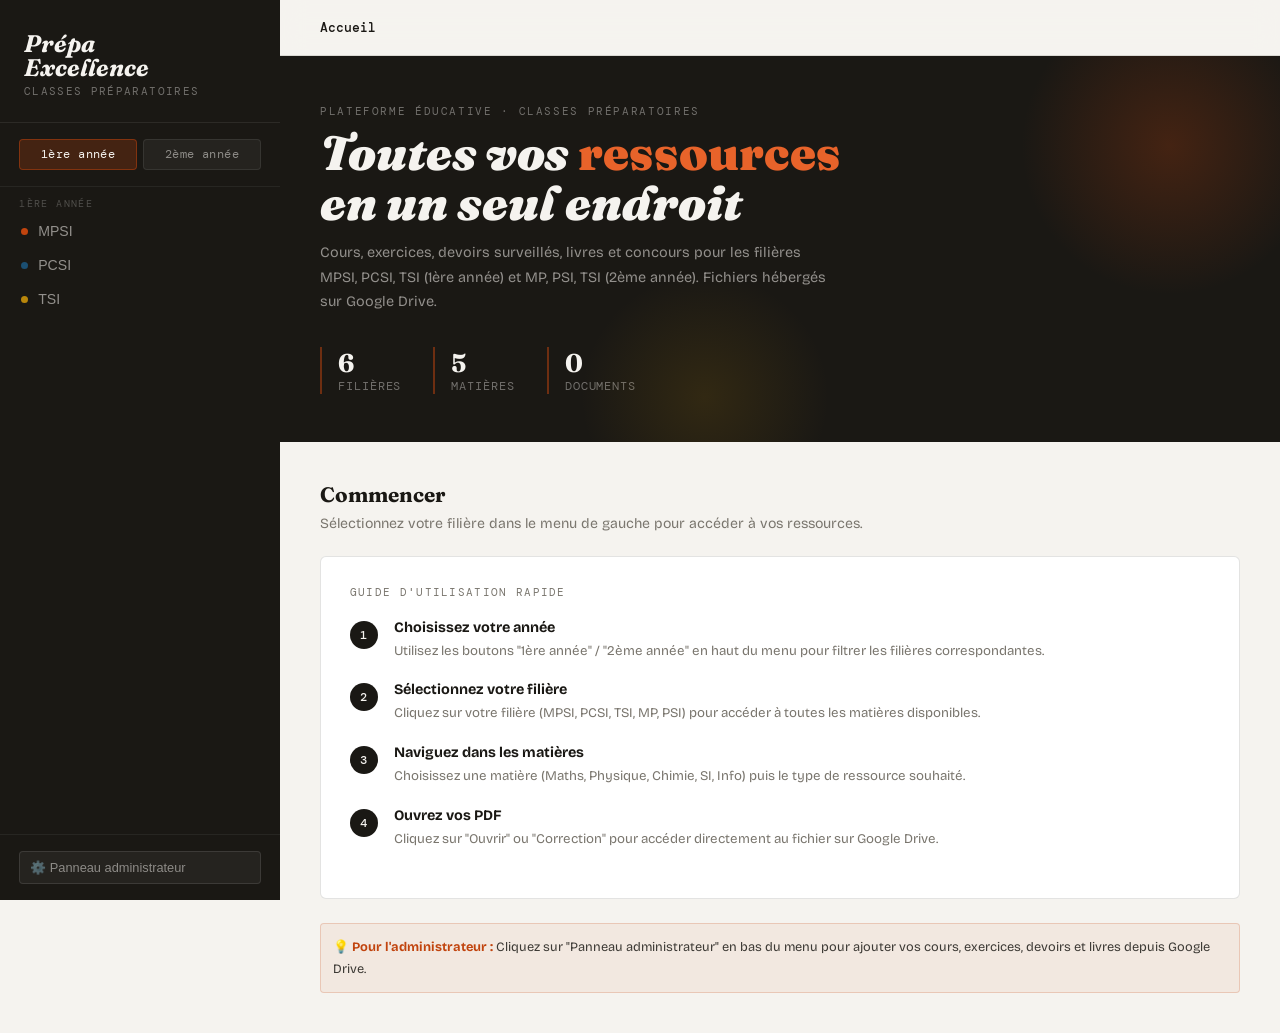
<file: index.html.html>
<!DOCTYPE html>
<html lang="fr">
<head>
<meta charset="UTF-8">
<meta name="viewport" content="width=device-width, initial-scale=1.0">
<title>Prépa Excellence — Cours & Ressources</title>
<link href="https://fonts.googleapis.com/css2?family=Fraunces:ital,wght@0,300;0,500;0,700;0,900;1,300;1,700&family=DM+Mono:wght@400;500&family=Bricolage+Grotesque:wght@300;400;500;600;700&display=swap" rel="stylesheet">
<style>
:root {
  --bg: #f5f3ef;
  --bg2: #ede9e2;
  --bg3: #e2ddd5;
  --ink: #1a1814;
  --ink2: #3d3a35;
  --ink3: #7a766e;
  --accent: #c1440e;
  --accent2: #e8632a;
  --gold: #b8860b;
  --green: #2d6a4f;
  --blue: #1b4f72;
  --purple: #4a235a;
  --border: rgba(26,24,20,0.12);
  --border2: rgba(26,24,20,0.22);
  --r: 6px;
  --shadow: 0 2px 16px rgba(26,24,20,0.08);
  --shadow2: 0 8px 40px rgba(26,24,20,0.14);
}

* { margin:0; padding:0; box-sizing:border-box; }
html { scroll-behavior: smooth; }
body { background:var(--bg); color:var(--ink); font-family:'Bricolage Grotesque',sans-serif; min-height:100vh; }

/* SCROLLBAR */
::-webkit-scrollbar { width:5px; }
::-webkit-scrollbar-track { background:var(--bg2); }
::-webkit-scrollbar-thumb { background:var(--bg3); border-radius:3px; }

/* ── LAYOUT ── */
.app { display:grid; grid-template-columns:280px 1fr; min-height:100vh; }

/* ── SIDEBAR ── */
.sidebar {
  background: var(--ink);
  color: #f5f3ef;
  display: flex;
  flex-direction: column;
  position: sticky;
  top: 0;
  height: 100vh;
  overflow-y: auto;
  z-index: 10;
}
.sidebar-logo {
  padding: 2rem 1.5rem 1.5rem;
  border-bottom: 1px solid rgba(255,255,255,0.08);
}
.logo-title {
  font-family:'Fraunces',serif;
  font-size:1.5rem;
  font-weight:700;
  font-style:italic;
  color:#f5f3ef;
  line-height:1;
}
.logo-sub {
  font-size:0.7rem;
  color:rgba(245,243,239,0.4);
  letter-spacing:.12em;
  text-transform:uppercase;
  margin-top:4px;
  font-family:'DM Mono',monospace;
}

/* YEAR TABS */
.year-tabs {
  display:grid;
  grid-template-columns:1fr 1fr;
  gap:6px;
  padding:1rem 1.2rem;
  border-bottom:1px solid rgba(255,255,255,0.06);
}
.year-tab {
  background:rgba(255,255,255,0.05);
  border:1px solid rgba(255,255,255,0.08);
  color:rgba(245,243,239,0.5);
  padding:7px;
  border-radius:4px;
  font-family:'DM Mono',monospace;
  font-size:0.72rem;
  cursor:pointer;
  transition:.2s;
  text-align:center;
  letter-spacing:.04em;
}
.year-tab.active, .year-tab:hover { background:rgba(193,68,14,0.25); border-color:rgba(193,68,14,0.5); color:#f5f3ef; }

/* FILIERE */
.nav-section {
  padding: .6rem 1.2rem .3rem;
  font-size:0.62rem;
  text-transform:uppercase;
  letter-spacing:.14em;
  color:rgba(245,243,239,0.25);
  font-family:'DM Mono',monospace;
}
.filiere-btn {
  display:flex;
  align-items:center;
  gap:10px;
  padding: 9px 1.2rem;
  color:rgba(245,243,239,0.55);
  cursor:pointer;
  transition:.18s;
  border-left:2px solid transparent;
  font-size:0.88rem;
  font-weight:500;
  background:none;
  border-top:none;
  border-right:none;
  border-bottom:none;
  width:100%;
  text-align:left;
}
.filiere-btn:hover { color:#f5f3ef; background:rgba(255,255,255,0.04); }
.filiere-btn.active { color:#f5f3ef; border-left-color:var(--accent); background:rgba(193,68,14,0.1); }
.filiere-dot { width:7px; height:7px; border-radius:50%; flex-shrink:0; }
.dot-mp{background:#c1440e;} .dot-psi{background:#2d6a4f;} .dot-tsi{background:#b8860b;} .dot-mpsi{background:#c1440e;} .dot-pcsi{background:#1b4f72;} .dot-tsi1{background:#b8860b;}

/* SIDEBAR BOTTOM */
.sidebar-footer {
  margin-top:auto;
  padding:1rem 1.2rem;
  border-top:1px solid rgba(255,255,255,0.06);
}
.admin-link {
  display:flex;
  align-items:center;
  gap:8px;
  padding:8px 10px;
  background:rgba(255,255,255,0.05);
  border:1px solid rgba(255,255,255,0.1);
  border-radius:4px;
  color:rgba(245,243,239,0.5);
  cursor:pointer;
  font-size:0.8rem;
  transition:.2s;
  width:100%;
  text-align:left;
}
.admin-link:hover { color:#f5f3ef; background:rgba(255,255,255,0.08); }

/* ── MAIN ── */
.main { overflow-y:auto; }

/* TOPBAR */
.topbar {
  position:sticky;
  top:0;
  z-index:5;
  background:rgba(245,243,239,0.92);
  backdrop-filter:blur(12px);
  border-bottom:1px solid var(--border);
  padding: 0 2.5rem;
  height:56px;
  display:flex;
  align-items:center;
  justify-content:space-between;
}
.breadcrumb { display:flex; align-items:center; gap:6px; font-size:0.82rem; color:var(--ink3); font-family:'DM Mono',monospace; }
.breadcrumb span { color:var(--ink); font-weight:500; }
.breadcrumb .sep { opacity:.4; }

/* HERO BANNER */
.hero-banner {
  background:var(--ink);
  color:#f5f3ef;
  padding:3rem 2.5rem;
  position:relative;
  overflow:hidden;
}
.hero-banner::before {
  content:'';
  position:absolute;
  top:-60px; right:-40px;
  width:300px; height:300px;
  background:radial-gradient(circle, rgba(193,68,14,0.25), transparent 70%);
}
.hero-banner::after {
  content:'';
  position:absolute;
  bottom:-80px; left:30%;
  width:250px; height:250px;
  background:radial-gradient(circle, rgba(184,134,11,0.15), transparent 70%);
}
.hb-label {
  font-family:'DM Mono',monospace;
  font-size:0.68rem;
  letter-spacing:.15em;
  text-transform:uppercase;
  color:rgba(245,243,239,0.4);
  margin-bottom:.6rem;
}
.hb-title {
  font-family:'Fraunces',serif;
  font-size:clamp(2rem,4vw,3rem);
  font-weight:900;
  font-style:italic;
  line-height:1.05;
  margin-bottom:.8rem;
}
.hb-title em { color:var(--accent2); font-style:normal; }
.hb-desc { color:rgba(245,243,239,0.55); font-size:0.9rem; max-width:520px; line-height:1.7; }
.hb-stats {
  display:flex;
  gap:2rem;
  margin-top:2rem;
}
.hb-stat { border-left:2px solid rgba(193,68,14,0.5); padding-left:1rem; }
.hb-stat-n { font-family:'Fraunces',serif; font-size:1.6rem; font-weight:700; color:#f5f3ef; }
.hb-stat-l { font-size:0.72rem; color:rgba(245,243,239,0.4); text-transform:uppercase; letter-spacing:.08em; font-family:'DM Mono',monospace; }

/* FILIERE OVERVIEW */
.overview { padding:2.5rem; }
.filiere-header {
  display:flex;
  align-items:center;
  gap:14px;
  margin-bottom:2rem;
}
.filiere-badge {
  font-family:'Fraunces',serif;
  font-size:2.2rem;
  font-weight:900;
  font-style:italic;
  background:var(--ink);
  color:#f5f3ef;
  padding:4px 16px;
  border-radius:4px;
}
.filiere-info h2 { font-family:'Fraunces',serif; font-size:1.4rem; font-weight:700; }
.filiere-info p { font-size:0.82rem; color:var(--ink3); margin-top:2px; }

/* MATIERE TABS */
.matiere-tabs {
  display:flex;
  gap:6px;
  margin-bottom:2rem;
  flex-wrap:wrap;
  border-bottom:2px solid var(--border);
  padding-bottom:0;
}
.mat-tab {
  padding:8px 18px;
  border:none;
  background:none;
  font-family:'Bricolage Grotesque',sans-serif;
  font-size:0.85rem;
  font-weight:600;
  color:var(--ink3);
  cursor:pointer;
  border-bottom:2px solid transparent;
  margin-bottom:-2px;
  transition:.2s;
}
.mat-tab.active { color:var(--accent); border-bottom-color:var(--accent); }
.mat-tab:hover { color:var(--ink); }

/* CONTENT TABS */
.content-tabs {
  display:flex;
  gap:8px;
  margin-bottom:1.8rem;
  flex-wrap:wrap;
}
.ct-tab {
  padding:8px 20px;
  border:1.5px solid var(--border2);
  border-radius:100px;
  background:none;
  font-family:'Bricolage Grotesque',sans-serif;
  font-size:0.82rem;
  font-weight:500;
  color:var(--ink3);
  cursor:pointer;
  transition:.18s;
}
.ct-tab.active { background:var(--ink); color:#f5f3ef; border-color:var(--ink); }
.ct-tab:hover:not(.active) { border-color:var(--ink); color:var(--ink); }

/* SECTION LABEL */
.sem-label {
  font-family:'DM Mono',monospace;
  font-size:0.68rem;
  text-transform:uppercase;
  letter-spacing:.12em;
  color:var(--ink3);
  margin-bottom:1rem;
  padding-bottom:.5rem;
  border-bottom:1px solid var(--border);
}

/* COURS LIST */
.cours-section { margin-bottom:2rem; }
.cours-row {
  border:1.5px solid var(--border);
  border-radius:var(--r);
  margin-bottom:8px;
  overflow:hidden;
  transition:.2s;
}
.cours-row:hover { border-color:var(--border2); box-shadow:var(--shadow); }
.cours-header {
  display:flex;
  align-items:center;
  justify-content:space-between;
  padding:12px 16px;
  cursor:pointer;
  background:white;
  gap:12px;
}
.cours-header:hover { background:var(--bg2); }
.ch-left { display:flex; align-items:center; gap:12px; flex:1; min-width:0; }
.ch-num {
  font-family:'DM Mono',monospace;
  font-size:0.7rem;
  color:var(--ink3);
  min-width:28px;
  flex-shrink:0;
}
.ch-title { font-weight:600; font-size:0.9rem; white-space:nowrap; overflow:hidden; text-overflow:ellipsis; }
.ch-arrow {
  font-size:0.8rem;
  color:var(--ink3);
  transition:transform .2s;
  flex-shrink:0;
}
.cours-row.open .ch-arrow { transform:rotate(90deg); }
.cours-body {
  display:none;
  padding:10px 16px 14px 56px;
  background:var(--bg2);
  border-top:1px solid var(--border);
  gap:8px;
  flex-direction:column;
}
.cours-row.open .cours-body { display:flex; }
.pdf-btn {
  display:inline-flex;
  align-items:center;
  gap:8px;
  padding:8px 16px;
  border-radius:4px;
  border:1.5px solid var(--border2);
  background:white;
  color:var(--ink);
  font-size:0.82rem;
  font-weight:500;
  cursor:pointer;
  transition:.18s;
  text-decoration:none;
  width:fit-content;
}
.pdf-btn:hover { background:var(--ink); color:white; border-color:var(--ink); }
.pdf-btn.correction { border-color:rgba(193,68,14,0.3); color:var(--accent); }
.pdf-btn.correction:hover { background:var(--accent); color:white; border-color:var(--accent); }
.pdf-icon { font-size:1rem; }
.pdf-pair { display:flex; gap:8px; flex-wrap:wrap; }

/* DEVOIR / LIVRE GRID */
.docs-grid {
  display:grid;
  grid-template-columns:repeat(auto-fill, minmax(220px, 1fr));
  gap:12px;
  margin-bottom:1.5rem;
}
.doc-card {
  background:white;
  border:1.5px solid var(--border);
  border-radius:var(--r);
  padding:1.2rem;
  cursor:pointer;
  transition:.2s;
  display:flex;
  flex-direction:column;
  gap:8px;
}
.doc-card:hover { border-color:var(--border2); box-shadow:var(--shadow); transform:translateY(-2px); }
.doc-card-icon { font-size:1.8rem; }
.doc-card-title { font-weight:600; font-size:0.88rem; line-height:1.3; }
.doc-card-sub { font-size:0.75rem; color:var(--ink3); font-family:'DM Mono',monospace; }
.doc-card-btns { display:flex; gap:6px; margin-top:4px; flex-wrap:wrap; }
.doc-mini-btn {
  padding:5px 12px;
  border-radius:3px;
  border:1.5px solid var(--border2);
  background:none;
  font-size:0.75rem;
  font-weight:600;
  cursor:pointer;
  transition:.18s;
  font-family:'Bricolage Grotesque',sans-serif;
}
.doc-mini-btn:hover { background:var(--ink); color:white; border-color:var(--ink); }
.doc-mini-btn.corr { border-color:rgba(193,68,14,0.3); color:var(--accent); }
.doc-mini-btn.corr:hover { background:var(--accent); color:white; border-color:var(--accent); }

/* EMPTY STATE */
.empty-state {
  text-align:center;
  padding:4rem 2rem;
  color:var(--ink3);
}
.empty-state .es-icon { font-size:3rem; margin-bottom:1rem; opacity:.4; }
.empty-state p { font-size:0.9rem; line-height:1.7; }

/* ADMIN PANEL */
.admin-overlay {
  position:fixed;
  inset:0;
  background:rgba(26,24,20,0.6);
  backdrop-filter:blur(4px);
  z-index:100;
  display:none;
  align-items:center;
  justify-content:center;
}
.admin-overlay.open { display:flex; }
.admin-modal {
  background:var(--bg);
  border:1.5px solid var(--border2);
  border-radius:10px;
  width:min(700px, 95vw);
  max-height:90vh;
  overflow-y:auto;
  box-shadow:var(--shadow2);
}
.admin-modal-header {
  display:flex;
  align-items:center;
  justify-content:space-between;
  padding:1.5rem 2rem;
  border-bottom:1.5px solid var(--border);
  background:var(--ink);
  color:#f5f3ef;
  border-radius:8px 8px 0 0;
}
.admin-modal-header h3 { font-family:'Fraunces',serif; font-size:1.2rem; font-weight:700; font-style:italic; }
.close-btn { background:none; border:none; color:rgba(245,243,239,0.5); font-size:1.2rem; cursor:pointer; }
.close-btn:hover { color:#f5f3ef; }
.admin-body { padding:2rem; }
.admin-tabs2 { display:flex; gap:6px; margin-bottom:1.5rem; border-bottom:2px solid var(--border); padding-bottom:0; }
.at2 { padding:8px 16px; border:none; background:none; font-family:'Bricolage Grotesque',sans-serif; font-size:0.82rem; font-weight:600; color:var(--ink3); cursor:pointer; border-bottom:2px solid transparent; margin-bottom:-2px; }
.at2.active { color:var(--accent); border-bottom-color:var(--accent); }
.admin-form { display:flex; flex-direction:column; gap:14px; }
.fg { display:flex; flex-direction:column; gap:5px; }
.fg label { font-size:0.78rem; font-weight:600; color:var(--ink3); text-transform:uppercase; letter-spacing:.06em; font-family:'DM Mono',monospace; }
.fg input, .fg select, .fg textarea {
  background:white;
  border:1.5px solid var(--border2);
  border-radius:4px;
  padding:9px 12px;
  font-family:'Bricolage Grotesque',sans-serif;
  font-size:0.88rem;
  color:var(--ink);
  outline:none;
  transition:.18s;
}
.fg input:focus, .fg select:focus, .fg textarea:focus { border-color:var(--accent); }
.fg select option { background:white; }
.fg textarea { resize:vertical; min-height:70px; }
.form-row2 { display:grid; grid-template-columns:1fr 1fr; gap:12px; }
.drive-tip {
  background:rgba(193,68,14,0.06);
  border:1px solid rgba(193,68,14,0.2);
  border-radius:4px;
  padding:12px;
  font-size:0.8rem;
  color:var(--ink2);
  line-height:1.7;
}
.drive-tip strong { color:var(--accent); }
.form-actions { display:flex; gap:10px; align-items:center; margin-top:.5rem; }
.btn-add {
  background:var(--ink);
  color:#f5f3ef;
  border:none;
  padding:10px 24px;
  border-radius:4px;
  font-family:'Bricolage Grotesque',sans-serif;
  font-size:0.88rem;
  font-weight:600;
  cursor:pointer;
  transition:.2s;
}
.btn-add:hover { background:var(--accent); }
.ok-msg { font-size:0.82rem; color:var(--green); font-weight:600; display:none; }
.ok-msg.show { display:block; }

/* CONCOURS */
.concours-grid {
  display:grid;
  grid-template-columns:repeat(auto-fill, minmax(250px, 1fr));
  gap:14px;
}
.concours-card {
  background:white;
  border:1.5px solid var(--border);
  border-radius:var(--r);
  padding:1.4rem;
  transition:.2s;
}
.concours-card:hover { border-color:var(--border2); box-shadow:var(--shadow); }
.cc-year { font-family:'DM Mono',monospace; font-size:0.68rem; color:var(--ink3); letter-spacing:.1em; text-transform:uppercase; margin-bottom:.5rem; }
.cc-title { font-weight:700; font-size:0.95rem; margin-bottom:.4rem; }
.cc-btns { display:flex; gap:8px; margin-top:.8rem; }

/* GUIDE */
.guide-box {
  background:white;
  border:1.5px solid var(--border);
  border-radius:var(--r);
  padding:1.8rem;
  margin-bottom:1.5rem;
}
.guide-step { display:flex; gap:16px; margin-bottom:1.2rem; }
.gs-num {
  width:28px;
  height:28px;
  border-radius:50%;
  background:var(--ink);
  color:#f5f3ef;
  font-family:'DM Mono',monospace;
  font-size:0.75rem;
  font-weight:500;
  display:flex;
  align-items:center;
  justify-content:center;
  flex-shrink:0;
  margin-top:2px;
}
.gs-content h4 { font-weight:700; font-size:0.9rem; margin-bottom:4px; }
.gs-content p { font-size:0.83rem; color:var(--ink3); line-height:1.7; }

@media(max-width:900px) {
  .app { grid-template-columns:1fr; }
  .sidebar { position:fixed; left:-280px; transition:.3s; height:100vh; z-index:50; }
  .sidebar.open { left:0; }
  .main { min-height:100vh; }
  .topbar { padding:0 1.2rem; }
  .hero-banner { padding:2rem 1.5rem; }
  .overview { padding:1.5rem; }
  .hb-stats { flex-wrap:wrap; gap:1rem; }
  .form-row2 { grid-template-columns:1fr; }
  .hamburger { display:flex; }
}
.hamburger {
  display:none;
  flex-direction:column;
  gap:4px;
  cursor:pointer;
  padding:4px;
}
.hamburger span { width:20px; height:2px; background:var(--ink); border-radius:2px; }
</style>
</head>
<body>

<div class="app">

  <!-- SIDEBAR -->
  <aside class="sidebar" id="sidebar">
    <div class="sidebar-logo">
      <div class="logo-title">Prépa<br>Excellence</div>
      <div class="logo-sub">Classes préparatoires</div>
    </div>

    <div class="year-tabs">
      <button class="year-tab active" onclick="selectYear(1, this)">1ère année</button>
      <button class="year-tab" onclick="selectYear(2, this)">2ème année</button>
    </div>

    <div id="nav-filieres"></div>

    <div class="sidebar-footer">
      <button class="admin-link" onclick="openAdmin()">
        ⚙️ Panneau administrateur
      </button>
    </div>
  </aside>

  <!-- MAIN -->
  <main class="main">
    <div class="topbar">
      <div style="display:flex;align-items:center;gap:12px;">
        <div class="hamburger" onclick="toggleSidebar()"><span></span><span></span><span></span></div>
        <div class="breadcrumb" id="breadcrumb">
          <span>Accueil</span>
        </div>
      </div>
    </div>

    <!-- HOME -->
    <div id="view-home">
      <div class="hero-banner">
        <div class="hb-label">Plateforme éducative · Classes Préparatoires</div>
        <div class="hb-title">Toutes vos <em>ressources</em><br>en un seul endroit</div>
        <div class="hb-desc">Cours, exercices, devoirs surveillés, livres et concours pour les filières MPSI, PCSI, TSI (1ère année) et MP, PSI, TSI (2ème année). Fichiers hébergés sur Google Drive.</div>
        <div class="hb-stats">
          <div class="hb-stat">
            <div class="hb-stat-n">6</div>
            <div class="hb-stat-l">Filières</div>
          </div>
          <div class="hb-stat">
            <div class="hb-stat-n">5</div>
            <div class="hb-stat-l">Matières</div>
          </div>
          <div class="hb-stat">
            <div class="hb-stat-n" id="total-docs">0</div>
            <div class="hb-stat-l">Documents</div>
          </div>
        </div>
      </div>
      <div style="padding:2.5rem;">
        <div style="margin-bottom:1.5rem;">
          <div style="font-family:'Fraunces',serif;font-size:1.3rem;font-weight:700;margin-bottom:.5rem;">Commencer</div>
          <p style="font-size:0.88rem;color:var(--ink3);">Sélectionnez votre filière dans le menu de gauche pour accéder à vos ressources.</p>
        </div>
        <!-- Guide rapide -->
        <div class="guide-box">
          <div style="font-family:'DM Mono',monospace;font-size:0.68rem;color:var(--ink3);letter-spacing:.12em;text-transform:uppercase;margin-bottom:1.2rem;">Guide d'utilisation rapide</div>
          <div class="guide-step">
            <div class="gs-num">1</div>
            <div class="gs-content">
              <h4>Choisissez votre année</h4>
              <p>Utilisez les boutons "1ère année" / "2ème année" en haut du menu pour filtrer les filières correspondantes.</p>
            </div>
          </div>
          <div class="guide-step">
            <div class="gs-num">2</div>
            <div class="gs-content">
              <h4>Sélectionnez votre filière</h4>
              <p>Cliquez sur votre filière (MPSI, PCSI, TSI, MP, PSI) pour accéder à toutes les matières disponibles.</p>
            </div>
          </div>
          <div class="guide-step">
            <div class="gs-num">3</div>
            <div class="gs-content">
              <h4>Naviguez dans les matières</h4>
              <p>Choisissez une matière (Maths, Physique, Chimie, SI, Info) puis le type de ressource souhaité.</p>
            </div>
          </div>
          <div class="guide-step">
            <div class="gs-num">4</div>
            <div class="gs-content">
              <h4>Ouvrez vos PDF</h4>
              <p>Cliquez sur "Ouvrir" ou "Correction" pour accéder directement au fichier sur Google Drive.</p>
            </div>
          </div>
        </div>
        <div class="drive-tip">
          💡 <strong>Pour l'administrateur :</strong> Cliquez sur "Panneau administrateur" en bas du menu pour ajouter vos cours, exercices, devoirs et livres depuis Google Drive.
        </div>
      </div>
    </div>

    <!-- FILIERE VIEW -->
    <div id="view-filiere" style="display:none;">
      <div class="overview">
        <div class="filiere-header">
          <div class="filiere-badge" id="fh-badge">MPSI</div>
          <div class="filiere-info">
            <h2 id="fh-name">Mathématiques, Physique et Sciences de l'Ingénieur</h2>
            <p id="fh-year">1ère année</p>
          </div>
        </div>

        <!-- Onglets matières -->
        <div class="matiere-tabs" id="matiere-tabs"></div>

        <!-- Onglets contenu -->
        <div class="content-tabs" id="content-tabs"></div>

        <!-- Contenu dynamique -->
        <div id="content-area"></div>
      </div>
    </div>

  </main>
</div>

<!-- ADMIN MODAL -->
<div class="admin-overlay" id="admin-overlay" onclick="closeAdminIfBg(event)">
  <div class="admin-modal">
    <div class="admin-modal-header">
      <h3>Panneau Administrateur</h3>
      <button class="close-btn" onclick="closeAdmin()">✕</button>
    </div>
    <div class="admin-body">
      <div class="admin-tabs2">
        <button class="at2 active" onclick="switchAdminTab('tab-exercice',this)">Exercice</button>
        <button class="at2" onclick="switchAdminTab('tab-devoir',this)">Devoir surveillé</button>
        <button class="at2" onclick="switchAdminTab('tab-livre',this)">Livre</button>
        <button class="at2" onclick="switchAdminTab('tab-concours',this)">Concours</button>
        <button class="at2" onclick="switchAdminTab('tab-guide2',this)">Guide Drive</button>
      </div>

      <!-- TAB EXERCICE -->
      <div id="tab-exercice">
        <div class="admin-form">
          <div class="form-row2">
            <div class="fg">
              <label>Filière</label>
              <select id="ex-filiere">
                <option>MPSI</option><option>PCSI</option><option>TSI (1ère)</option>
                <option>MP</option><option>PSI</option><option>TSI (2ème)</option>
              </select>
            </div>
            <div class="fg">
              <label>Matière</label>
              <select id="ex-matiere">
                <option>Mathématiques</option><option>Physique</option><option>Chimie</option><option>SI</option><option>Informatique</option>
              </select>
            </div>
          </div>
          <div class="form-row2">
            <div class="fg">
              <label>Semestre</label>
              <select id="ex-sem">
                <option value="1">1er semestre</option>
                <option value="2">2ème semestre</option>
              </select>
            </div>
            <div class="fg">
              <label>Nom du cours</label>
              <input type="text" id="ex-cours" placeholder="Ex : Suites numériques">
            </div>
          </div>
          <div class="fg">
            <label>Lien PDF Exercices (Google Drive)</label>
            <input type="url" id="ex-link" placeholder="https://drive.google.com/file/d/...">
          </div>
          <div class="fg">
            <label>Lien PDF Correction (Google Drive)</label>
            <input type="url" id="ex-corr" placeholder="https://drive.google.com/file/d/... (optionnel)">
          </div>
          <div class="drive-tip">💡 Sur Google Drive : <strong>Clic droit → Partager → "Tout le monde avec le lien"</strong> → Copier le lien</div>
          <div class="form-actions">
            <button class="btn-add" onclick="addExercice()">Ajouter</button>
            <span class="ok-msg" id="ok-ex">✓ Exercice ajouté !</span>
          </div>
        </div>
      </div>

      <!-- TAB DEVOIR -->
      <div id="tab-devoir" style="display:none;">
        <div class="admin-form">
          <div class="form-row2">
            <div class="fg">
              <label>Filière</label>
              <select id="dv-filiere">
                <option>MPSI</option><option>PCSI</option><option>TSI (1ère)</option>
                <option>MP</option><option>PSI</option><option>TSI (2ème)</option>
              </select>
            </div>
            <div class="fg">
              <label>Matière</label>
              <select id="dv-matiere">
                <option>Mathématiques</option><option>Physique</option><option>Chimie</option><option>SI</option><option>Informatique</option>
              </select>
            </div>
          </div>
          <div class="form-row2">
            <div class="fg">
              <label>Semestre</label>
              <select id="dv-sem">
                <option value="1">1er semestre</option>
                <option value="2">2ème semestre</option>
              </select>
            </div>
            <div class="fg">
              <label>Intitulé du devoir</label>
              <input type="text" id="dv-titre" placeholder="Ex : DS n°3 — Intégrales">
            </div>
          </div>
          <div class="fg">
            <label>Lien PDF Devoir (Google Drive)</label>
            <input type="url" id="dv-link" placeholder="https://drive.google.com/file/d/...">
          </div>
          <div class="fg">
            <label>Lien PDF Correction (Google Drive)</label>
            <input type="url" id="dv-corr" placeholder="https://drive.google.com/file/d/... (optionnel)">
          </div>
          <div class="drive-tip">💡 Sur Google Drive : <strong>Clic droit → Partager → "Tout le monde avec le lien"</strong> → Copier le lien</div>
          <div class="form-actions">
            <button class="btn-add" onclick="addDevoir()">Ajouter</button>
            <span class="ok-msg" id="ok-dv">✓ Devoir ajouté !</span>
          </div>
        </div>
      </div>

      <!-- TAB LIVRE -->
      <div id="tab-livre" style="display:none;">
        <div class="admin-form">
          <div class="form-row2">
            <div class="fg">
              <label>Filière</label>
              <select id="lv-filiere">
                <option>MPSI</option><option>PCSI</option><option>TSI (1ère)</option>
                <option>MP</option><option>PSI</option><option>TSI (2ème)</option>
              </select>
            </div>
            <div class="fg">
              <label>Matière</label>
              <select id="lv-matiere">
                <option>Mathématiques</option><option>Physique</option><option>Chimie</option><option>SI</option><option>Informatique</option>
              </select>
            </div>
          </div>
          <div class="fg">
            <label>Titre du livre</label>
            <input type="text" id="lv-titre" placeholder="Ex : Mathématiques MPSI — Tout-en-un">
          </div>
          <div class="fg">
            <label>Auteur(s)</label>
            <input type="text" id="lv-auteur" placeholder="Ex : Jean Martin">
          </div>
          <div class="fg">
            <label>Lien PDF Livre (Google Drive)</label>
            <input type="url" id="lv-link" placeholder="https://drive.google.com/file/d/...">
          </div>
          <div class="drive-tip">💡 Sur Google Drive : <strong>Clic droit → Partager → "Tout le monde avec le lien"</strong> → Copier le lien</div>
          <div class="form-actions">
            <button class="btn-add" onclick="addLivre()">Ajouter</button>
            <span class="ok-msg" id="ok-lv">✓ Livre ajouté !</span>
          </div>
        </div>
      </div>

      <!-- TAB CONCOURS -->
      <div id="tab-concours" style="display:none;">
        <div class="admin-form">
          <p style="font-size:0.83rem;color:var(--ink3);margin-bottom:.5rem;">Les concours sont disponibles uniquement pour les 2ème année (MP, PSI, TSI).</p>
          <div class="form-row2">
            <div class="fg">
              <label>Filière (2ème année)</label>
              <select id="co-filiere">
                <option>MP</option><option>PSI</option><option>TSI (2ème)</option>
              </select>
            </div>
            <div class="fg">
              <label>Matière</label>
              <select id="co-matiere">
                <option>Mathématiques</option><option>Physique</option><option>Chimie</option><option>SI</option><option>Informatique</option>
              </select>
            </div>
          </div>
          <div class="form-row2">
            <div class="fg">
              <label>Nom du concours</label>
              <input type="text" id="co-nom" placeholder="Ex : Centrale-Supélec 2023">
            </div>
            <div class="fg">
              <label>Année</label>
              <input type="text" id="co-annee" placeholder="Ex : 2023">
            </div>
          </div>
          <div class="fg">
            <label>Lien PDF Sujet (Google Drive)</label>
            <input type="url" id="co-link" placeholder="https://drive.google.com/file/d/...">
          </div>
          <div class="fg">
            <label>Lien PDF Correction (Google Drive)</label>
            <input type="url" id="co-corr" placeholder="https://drive.google.com/file/d/... (optionnel)">
          </div>
          <div class="drive-tip">💡 Sur Google Drive : <strong>Clic droit → Partager → "Tout le monde avec le lien"</strong> → Copier le lien</div>
          <div class="form-actions">
            <button class="btn-add" onclick="addConcours()">Ajouter</button>
            <span class="ok-msg" id="ok-co">✓ Concours ajouté !</span>
          </div>
        </div>
      </div>

      <!-- TAB GUIDE -->
      <div id="tab-guide2" style="display:none;">
        <div class="guide-box" style="border:none;padding:0;">
          <div class="guide-step">
            <div class="gs-num">1</div>
            <div class="gs-content">
              <h4>Préparez vos fichiers sur Google Drive</h4>
              <p>Organisez vos PDFs dans des dossiers Google Drive (ex: "MPSI/Maths/Exercices/S1").</p>
            </div>
          </div>
          <div class="guide-step">
            <div class="gs-num">2</div>
            <div class="gs-content">
              <h4>Rendez les fichiers publics</h4>
              <p>Clic droit sur le fichier → <strong>Partager</strong> → Changer pour <strong>"Tout le monde avec le lien"</strong> → Copier le lien.</p>
            </div>
          </div>
          <div class="guide-step">
            <div class="gs-num">3</div>
            <div class="gs-content">
              <h4>Collez le lien dans le formulaire</h4>
              <p>Remplissez le formulaire correspondant (exercice, devoir, livre ou concours) et collez le lien Google Drive.</p>
            </div>
          </div>
          <div class="guide-step">
            <div class="gs-num">4</div>
            <div class="gs-content">
              <h4>Hébergez sur GitHub Pages (gratuit)</h4>
              <p>1. Créez un compte sur github.com<br>2. Nouveau repository public → uploadez ce fichier HTML<br>3. Settings → Pages → Branch: main → Save<br>4. Votre site : <strong>votrenom.github.io/prepa</strong></p>
            </div>
          </div>
        </div>
        <div class="drive-tip" style="margin-top:1rem;">⚠️ <strong>Important :</strong> Les données sont sauvegardées dans le navigateur (localStorage). Pour les partager avec les élèves sur GitHub Pages, exportez et ré-importez les données ou utilisez un service de base de données en ligne comme Firebase.</div>
      </div>

    </div>
  </div>
</div>

<script>
// ─── DATA STRUCTURE ───
const FILIERES = {
  1: [
    { id:'mpsi', name:'MPSI', full:'Mathématiques, Physique et Sciences de l\'Ingénieur', color:'#c1440e', dot:'dot-mpsi' },
    { id:'pcsi', name:'PCSI', full:'Physique, Chimie et Sciences de l\'Ingénieur', color:'#1b4f72', dot:'dot-pcsi' },
    { id:'tsi1', name:'TSI', full:'Technologie et Sciences Industrielles', color:'#b8860b', dot:'dot-tsi1' },
  ],
  2: [
    { id:'mp', name:'MP', full:'Mathématiques et Physique', color:'#c1440e', dot:'dot-mp' },
    { id:'psi', name:'PSI', full:'Physique et Sciences de l\'Ingénieur', color:'#2d6a4f', dot:'dot-psi' },
    { id:'tsi2', name:'TSI', full:'Technologie et Sciences Industrielles', color:'#b8860b', dot:'dot-tsi' },
  ]
};

const MATIERES = ['Mathématiques','Physique','Chimie','SI','Informatique'];
const MAT_ICON = {'Mathématiques':'∑','Physique':'⚛','Chimie':'⚗','SI':'⚙','Informatique':'💻'};

// Load data from localStorage
let DATA = JSON.parse(localStorage.getItem('prepa-data') || '{"exercices":[],"devoirs":[],"livres":[],"concours":[]}');
function save() { localStorage.setItem('prepa-data', JSON.stringify(DATA)); updateTotalDocs(); }

function updateTotalDocs() {
  const t = DATA.exercices.length + DATA.devoirs.length + DATA.livres.length + DATA.concours.length;
  const el = document.getElementById('total-docs');
  if(el) el.textContent = t;
}
updateTotalDocs();

// ─── STATE ───
let currentYear = 1;
let currentFiliere = null;
let currentMatiere = 0;
let currentContent = 'exercices';

// ─── NAVIGATION ───
function selectYear(y, btn) {
  currentYear = y;
  document.querySelectorAll('.year-tab').forEach(t => t.classList.remove('active'));
  btn.classList.add('active');
  renderNav();
  showHome();
}

function renderNav() {
  const filieres = FILIERES[currentYear];
  const label = currentYear === 1 ? '1ère année' : '2ème année';
  let html = `<div class="nav-section">${label}</div>`;
  filieres.forEach(f => {
    const active = currentFiliere && currentFiliere.id === f.id ? 'active' : '';
    html += `<button class="filiere-btn ${active}" onclick="selectFiliere('${f.id}')">
      <span class="filiere-dot ${f.dot}"></span>${f.name}
    </button>`;
  });
  document.getElementById('nav-filieres').innerHTML = html;
}

function selectFiliere(id) {
  const filieres = FILIERES[currentYear];
  currentFiliere = filieres.find(f => f.id === id);
  currentMatiere = 0;
  currentContent = 'exercices';
  renderNav();
  showFiliere();
  if(window.innerWidth < 900) document.getElementById('sidebar').classList.remove('open');
}

function showHome() {
  currentFiliere = null;
  document.getElementById('view-home').style.display = 'block';
  document.getElementById('view-filiere').style.display = 'none';
  document.getElementById('breadcrumb').innerHTML = '<span>Accueil</span>';
}

function showFiliere() {
  document.getElementById('view-home').style.display = 'none';
  document.getElementById('view-filiere').style.display = 'block';

  document.getElementById('fh-badge').textContent = currentFiliere.name;
  document.getElementById('fh-badge').style.background = currentFiliere.color;
  document.getElementById('fh-name').textContent = currentFiliere.full;
  document.getElementById('fh-year').textContent = currentYear === 1 ? '1ère année' : '2ème année';

  document.getElementById('breadcrumb').innerHTML =
    `<span onclick="showHome()" style="cursor:pointer;color:var(--ink3);">Accueil</span>
     <span class="sep">/</span>
     <span>${currentFiliere.name}</span>`;

  renderMatieres();
  renderContentTabs();
  renderContent();
}

function renderMatieres() {
  const mats = [...MATIERES];
  let html = mats.map((m, i) =>
    `<button class="mat-tab ${i===currentMatiere?'active':''}" onclick="selectMatiere(${i})">${MAT_ICON[m]} ${m}</button>`
  ).join('');
  document.getElementById('matiere-tabs').innerHTML = html;
}

function selectMatiere(i) {
  currentMatiere = i;
  currentContent = 'exercices';
  renderMatieres();
  renderContentTabs();
  renderContent();
}

function renderContentTabs() {
  const tabs = currentYear === 2
    ? ['exercices','devoirs','livres','concours']
    : ['exercices','devoirs','livres'];
  const labels = {'exercices':'Exercices','devoirs':'Devoirs surveillés','livres':'Livres','concours':'Concours'};
  let html = tabs.map(t =>
    `<button class="ct-tab ${t===currentContent?'active':''}" onclick="selectContent('${t}')">${labels[t]}</button>`
  ).join('');
  document.getElementById('content-tabs').innerHTML = html;
}

function selectContent(c) {
  currentContent = c;
  renderContentTabs();
  renderContent();
}

function renderContent() {
  const matiere = MATIERES[currentMatiere];
  const fId = currentFiliere.id;
  const area = document.getElementById('content-area');

  if (currentContent === 'exercices') {
    renderExercices(fId, matiere, area);
  } else if (currentContent === 'devoirs') {
    renderDevoirs(fId, matiere, area);
  } else if (currentContent === 'livres') {
    renderLivres(fId, matiere, area);
  } else if (currentContent === 'concours') {
    renderConcoursView(fId, matiere, area);
  }
}

// ─── RENDER EXERCICES ───
function renderExercices(fId, matiere, area) {
  const fName = currentFiliere.name;
  const items = DATA.exercices.filter(e => normalizeFiliere(e.filiere) === fId && e.matiere === matiere);
  const s1 = items.filter(e => e.semestre == 1);
  const s2 = items.filter(e => e.semestre == 2);

  let html = '';
  if (items.length === 0) {
    html = emptyState('Aucun exercice pour le moment', 'Ajoutez vos exercices depuis le panneau administrateur.');
  } else {
    if(s1.length) html += renderSemestre('1er Semestre', s1, 'exercice');
    if(s2.length) html += renderSemestre('2ème Semestre', s2, 'exercice');
  }
  area.innerHTML = html;
  area.querySelectorAll('.cours-header').forEach(h => h.addEventListener('click', () => {
    h.closest('.cours-row').classList.toggle('open');
  }));
}

function renderSemestre(label, items, type) {
  let html = `<div class="cours-section"><div class="sem-label">${label}</div>`;
  items.forEach((item, i) => {
    html += `<div class="cours-row">
      <div class="cours-header">
        <div class="ch-left">
          <span class="ch-num">0${i+1}</span>
          <span class="ch-title">${item.cours || item.titre}</span>
        </div>
        <span class="ch-arrow">›</span>
      </div>
      <div class="cours-body">
        <div class="pdf-pair">
          <a class="pdf-btn" href="${item.link}" target="_blank"><span class="pdf-icon">📄</span> Exercices PDF</a>
          ${item.correction ? `<a class="pdf-btn correction" href="${item.correction}" target="_blank"><span class="pdf-icon">✅</span> Correction PDF</a>` : ''}
        </div>
      </div>
    </div>`;
  });
  html += '</div>';
  return html;
}

// ─── RENDER DEVOIRS ───
function renderDevoirs(fId, matiere, area) {
  const items = DATA.devoirs.filter(e => normalizeFiliere(e.filiere) === fId && e.matiere === matiere);
  const s1 = items.filter(e => e.semestre == 1);
  const s2 = items.filter(e => e.semestre == 2);

  let html = '';
  if (items.length === 0) {
    area.innerHTML = emptyState('Aucun devoir surveillé', 'Ajoutez vos devoirs depuis le panneau administrateur.');
    return;
  }
  if(s1.length) {
    html += `<div class="sem-label">1er Semestre</div><div class="docs-grid">`;
    s1.forEach(d => html += docCard('📝', d.titre, 'DS', d.link, d.correction));
    html += `</div>`;
  }
  if(s2.length) {
    html += `<div class="sem-label">2ème Semestre</div><div class="docs-grid">`;
    s2.forEach(d => html += docCard('📝', d.titre, 'DS', d.link, d.correction));
    html += `</div>`;
  }
  area.innerHTML = html;
}

// ─── RENDER LIVRES ───
function renderLivres(fId, matiere, area) {
  const items = DATA.livres.filter(e => normalizeFiliere(e.filiere) === fId && e.matiere === matiere);
  if (items.length === 0) {
    area.innerHTML = emptyState('Aucun livre', 'Ajoutez vos livres depuis le panneau administrateur.');
    return;
  }
  let html = `<div class="docs-grid">`;
  items.forEach(l => html += docCard('📚', l.titre, l.auteur || 'Auteur', l.link, null));
  html += `</div>`;
  area.innerHTML = html;
}

// ─── RENDER CONCOURS ───
function renderConcoursView(fId, matiere, area) {
  const items = DATA.concours.filter(e => normalizeFiliere(e.filiere) === fId && e.matiere === matiere);
  if (items.length === 0) {
    area.innerHTML = emptyState('Aucun concours', 'Ajoutez vos concours depuis le panneau administrateur.');
    return;
  }
  let html = `<div class="concours-grid">`;
  items.forEach(c => {
    html += `<div class="concours-card">
      <div class="cc-year">${c.annee || ''}</div>
      <div class="cc-title">${c.nom}</div>
      <div style="font-size:0.78rem;color:var(--ink3);">${matiere}</div>
      <div class="cc-btns">
        <a class="doc-mini-btn" href="${c.link}" target="_blank">📄 Sujet</a>
        ${c.correction ? `<a class="doc-mini-btn corr" href="${c.correction}" target="_blank">✅ Correction</a>` : ''}
      </div>
    </div>`;
  });
  html += `</div>`;
  area.innerHTML = html;
}

function docCard(icon, titre, sub, link, correction) {
  return `<div class="doc-card">
    <div class="doc-card-icon">${icon}</div>
    <div class="doc-card-title">${titre}</div>
    <div class="doc-card-sub">${sub}</div>
    <div class="doc-card-btns">
      <a class="doc-mini-btn" href="${link}" target="_blank">📄 Ouvrir</a>
      ${correction ? `<a class="doc-mini-btn corr" href="${correction}" target="_blank">✅ Correction</a>` : ''}
    </div>
  </div>`;
}

function emptyState(title, msg) {
  return `<div class="empty-state"><div class="es-icon">📂</div><strong>${title}</strong><p>${msg}</p></div>`;
}

// ─── ADMIN ───
function openAdmin() { document.getElementById('admin-overlay').classList.add('open'); }
function closeAdmin() { document.getElementById('admin-overlay').classList.remove('open'); }
function closeAdminIfBg(e) { if(e.target === document.getElementById('admin-overlay')) closeAdmin(); }

function switchAdminTab(id, btn) {
  ['tab-exercice','tab-devoir','tab-livre','tab-concours','tab-guide2'].forEach(t => document.getElementById(t).style.display = 'none');
  document.getElementById(id).style.display = 'block';
  document.querySelectorAll('.at2').forEach(b => b.classList.remove('active'));
  btn.classList.add('active');
}

function normalizeFiliere(name) {
  const map = {'MPSI':'mpsi','PCSI':'pcsi','TSI (1ère)':'tsi1','MP':'mp','PSI':'psi','TSI (2ème)':'tsi2'};
  return map[name] || name.toLowerCase().replace(/\s/g,'');
}

function showOk(id) {
  const el = document.getElementById(id);
  el.classList.add('show');
  setTimeout(() => el.classList.remove('show'), 3000);
}

function addExercice() {
  const filiere = document.getElementById('ex-filiere').value;
  const matiere = document.getElementById('ex-matiere').value;
  const semestre = document.getElementById('ex-sem').value;
  const cours = document.getElementById('ex-cours').value.trim();
  const link = document.getElementById('ex-link').value.trim();
  const correction = document.getElementById('ex-corr').value.trim();
  if (!cours || !link) { alert('Remplissez le nom du cours et le lien PDF.'); return; }
  DATA.exercices.push({ filiere, matiere, semestre, cours, link, correction });
  save();
  document.getElementById('ex-cours').value = '';
  document.getElementById('ex-link').value = '';
  document.getElementById('ex-corr').value = '';
  showOk('ok-ex');
  if(currentFiliere) renderContent();
}

function addDevoir() {
  const filiere = document.getElementById('dv-filiere').value;
  const matiere = document.getElementById('dv-matiere').value;
  const semestre = document.getElementById('dv-sem').value;
  const titre = document.getElementById('dv-titre').value.trim();
  const link = document.getElementById('dv-link').value.trim();
  const correction = document.getElementById('dv-corr').value.trim();
  if (!titre || !link) { alert('Remplissez l\'intitulé et le lien PDF.'); return; }
  DATA.devoirs.push({ filiere, matiere, semestre, titre, link, correction });
  save();
  document.getElementById('dv-titre').value = '';
  document.getElementById('dv-link').value = '';
  document.getElementById('dv-corr').value = '';
  showOk('ok-dv');
  if(currentFiliere) renderContent();
}

function addLivre() {
  const filiere = document.getElementById('lv-filiere').value;
  const matiere = document.getElementById('lv-matiere').value;
  const titre = document.getElementById('lv-titre').value.trim();
  const auteur = document.getElementById('lv-auteur').value.trim();
  const link = document.getElementById('lv-link').value.trim();
  if (!titre || !link) { alert('Remplissez le titre et le lien PDF.'); return; }
  DATA.livres.push({ filiere, matiere, titre, auteur, link });
  save();
  document.getElementById('lv-titre').value = '';
  document.getElementById('lv-auteur').value = '';
  document.getElementById('lv-link').value = '';
  showOk('ok-lv');
  if(currentFiliere) renderContent();
}

function addConcours() {
  const filiere = document.getElementById('co-filiere').value;
  const matiere = document.getElementById('co-matiere').value;
  const nom = document.getElementById('co-nom').value.trim();
  const annee = document.getElementById('co-annee').value.trim();
  const link = document.getElementById('co-link').value.trim();
  const correction = document.getElementById('co-corr').value.trim();
  if (!nom || !link) { alert('Remplissez le nom du concours et le lien PDF.'); return; }
  DATA.concours.push({ filiere, matiere, nom, annee, link, correction });
  save();
  document.getElementById('co-nom').value = '';
  document.getElementById('co-annee').value = '';
  document.getElementById('co-link').value = '';
  document.getElementById('co-corr').value = '';
  showOk('ok-co');
  if(currentFiliere) renderContent();
}

function toggleSidebar() { document.getElementById('sidebar').classList.toggle('open'); }

// INIT
renderNav();
</script>
</body>
</html>
</file>
